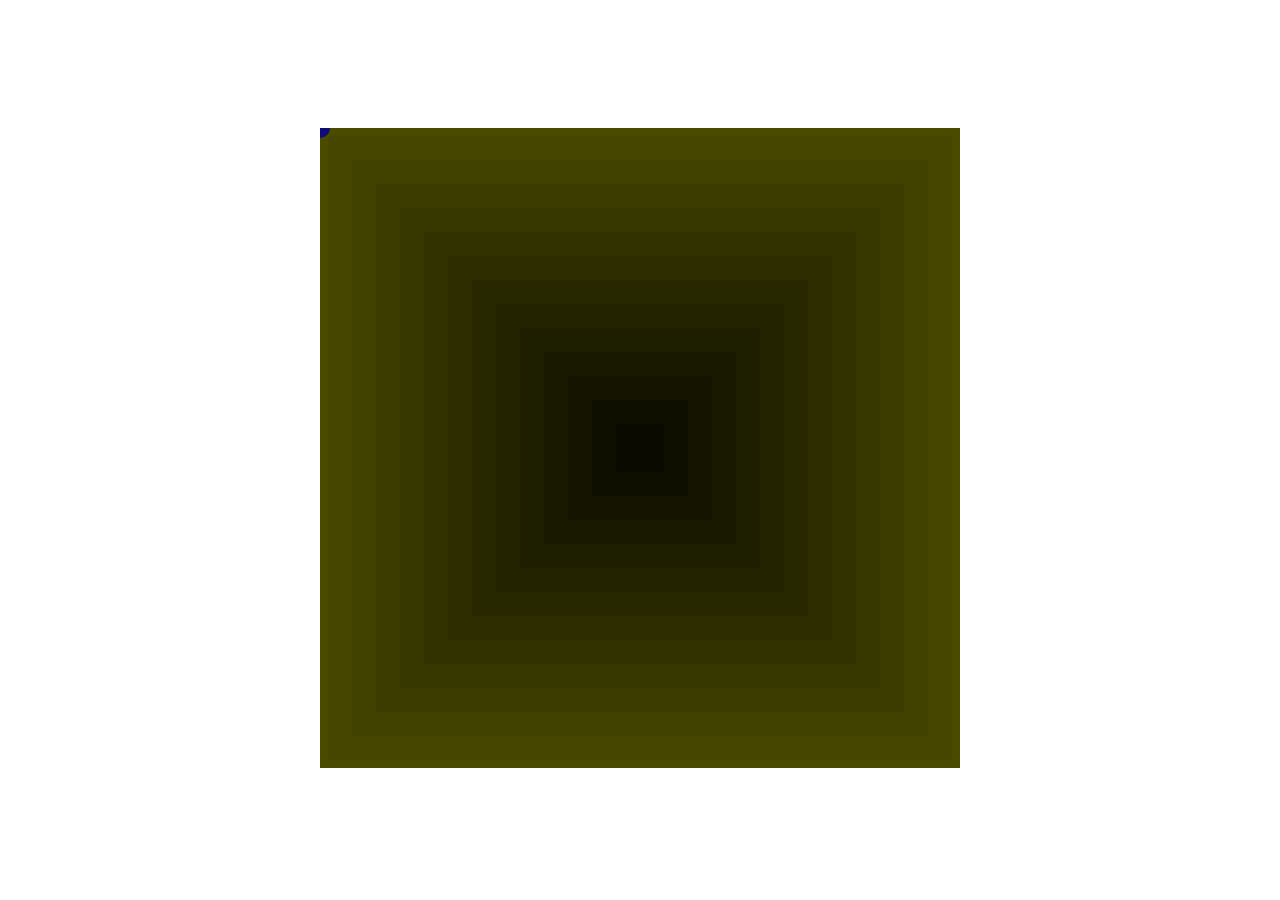
<file: version-control-workflow/index.html>
<!DOCTYPE html>
<html>

<head>
  <meta charset="utf-8">
  <meta name="viewport" width=device-width, initial-scale=1.0, maximum-scale=1.0, user-scalable=0>

  <title>I HAVE NO TITLE :( Please deduct a grade from me.</title>

  <!-- CSS stylesheet(s) -->
  <link rel="stylesheet" type="text/css" href="css/style.css" />

  <!-- Library script(s) -->

  <!-- p5.min.js is the main p5 library -->
  <script src="js/libraries/p5.min.js"></script>
  <!-- p5.sound.min.js allows us to use sound -->
  <script src="js/libraries/p5.sound.min.js"></script>

  <!-- My script(s) -->
  <script src="js/script.js"></script>
</head>

<body>
  <!-- HTML would go here if needed. -->
</body>

</html>
</file>
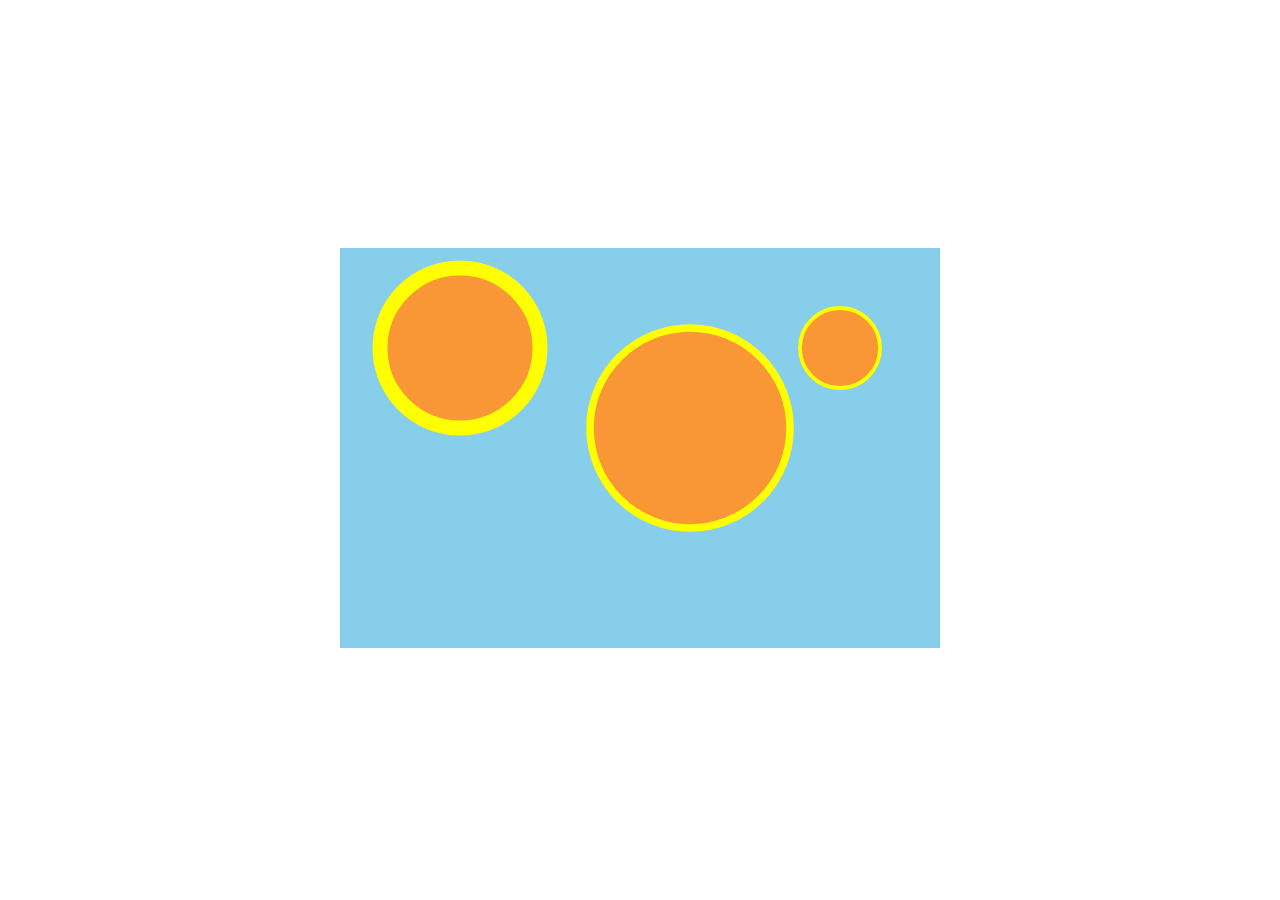
<file: exemples/trisolaris-returns/index.html>
<!DOCTYPE html>
<html>

<head>
  <meta charset="utf-8">
  <meta name="viewport" width=device-width, initial-scale=1.0, maximum-scale=1.0, user-scalable=0>

  <title>Trisolaris Returns (get it?)</title>

  <!-- CSS stylesheet(s) -->
  <link rel="stylesheet" type="text/css" href="css/style.css" />

  <!-- Library script(s) -->

  <!-- p5.min.js is the main p5 library -->
  <script src="js/libraries/p5.min.js"></script>
  <!-- p5.sound.min.js allows us to use sound -->
  <script src="js/libraries/p5.sound.min.js"></script>

  <!-- My script(s) -->
  <script src="js/script.js"></script>
</head>

<body>
  <!-- HTML would go here if needed. -->
</body>

</html>
</file>
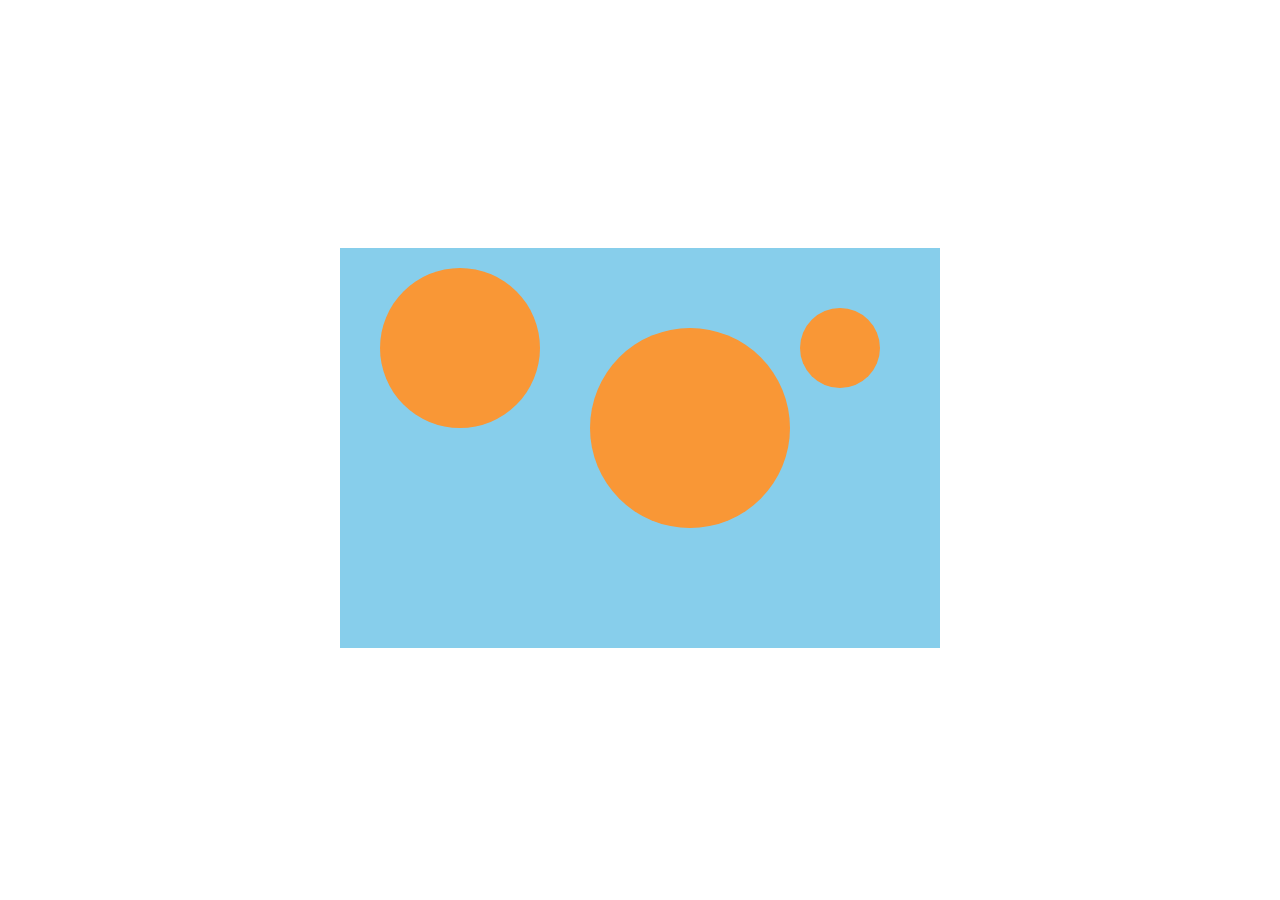
<file: exemples/trisolaris/index.html>
<!DOCTYPE html>
<html>

<head>
  <meta charset="utf-8">
  <meta name="viewport" width=device-width, initial-scale=1.0, maximum-scale=1.0, user-scalable=0>

  <title>Trisolaris</title>

  <!-- CSS stylesheet(s) -->
  <link rel="stylesheet" type="text/css" href="css/style.css" />

  <!-- Library script(s) -->

  <!-- p5.min.js is the main p5 library -->
  <script src="js/libraries/p5.min.js"></script>
  <!-- p5.sound.min.js allows us to use sound -->
  <script src="js/libraries/p5.sound.min.js"></script>

  <!-- My script(s) -->
  <script src="js/script.js"></script>
</head>

<body>
  <!-- HTML would go here if needed. -->
</body>

</html>
</file>
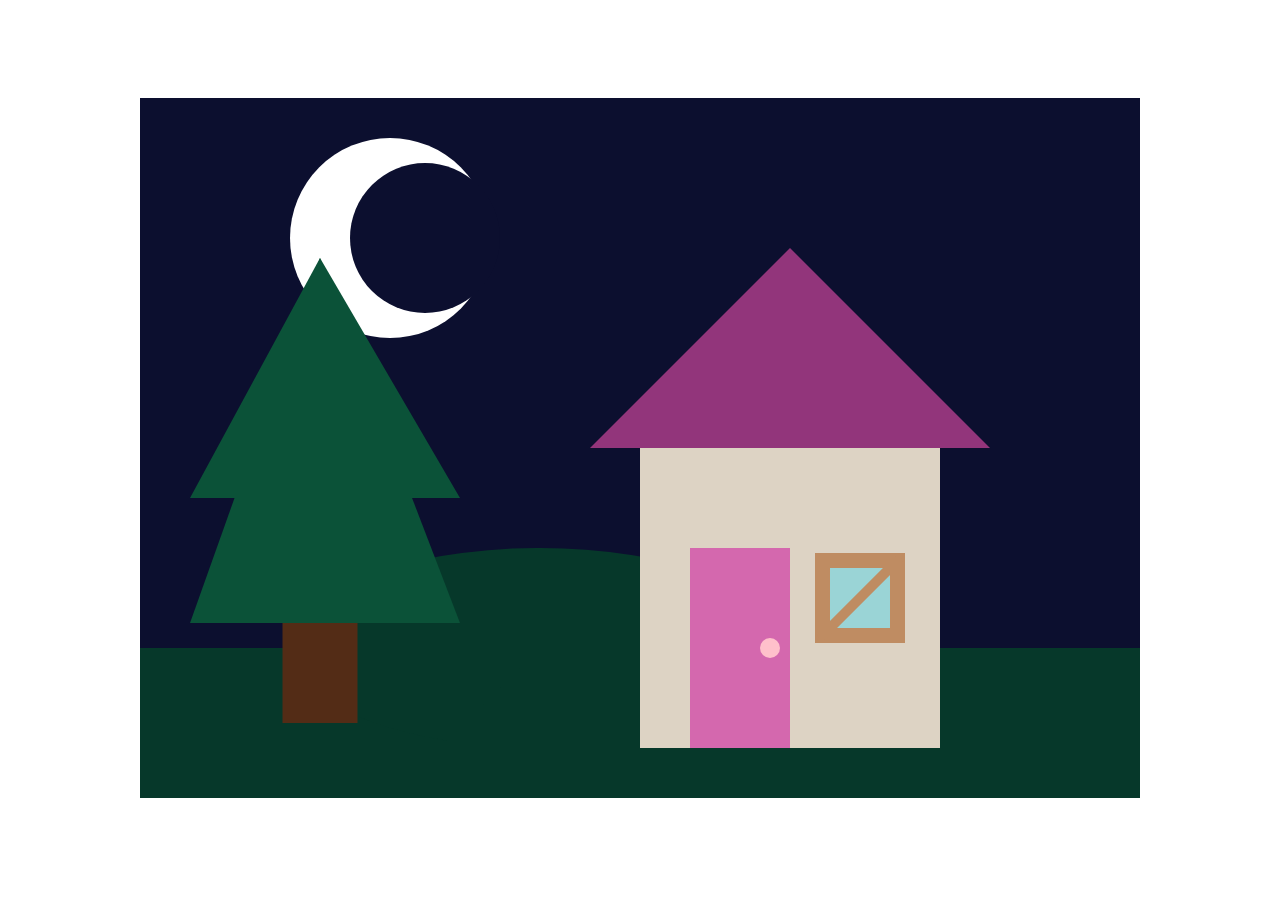
<file: topics/instructions-challenge/index.html>
<!DOCTYPE html>
<html>

<head>
  <meta charset="utf-8">
  <meta name="viewport" width=device-width, initial-scale=1.0, maximum-scale=1.0, user-scalable=0>

  <title>Landscape</title>

  <!-- CSS stylesheet(s) -->
  <link rel="stylesheet" type="text/css" href="css/style.css" />

  <!-- Library script(s) -->

  <!-- p5.min.js is the main p5 library -->
  <script src="js/libraries/p5.min.js"></script>
  <!-- p5.sound.min.js allows us to use sound -->
  <script src="js/libraries/p5.sound.min.js"></script>

  <!-- My script(s) -->
  <script src="js/script.js"></script>
</head>

<body>
  <!-- HTML would go here if needed. -->
</body>

</html>
</file>
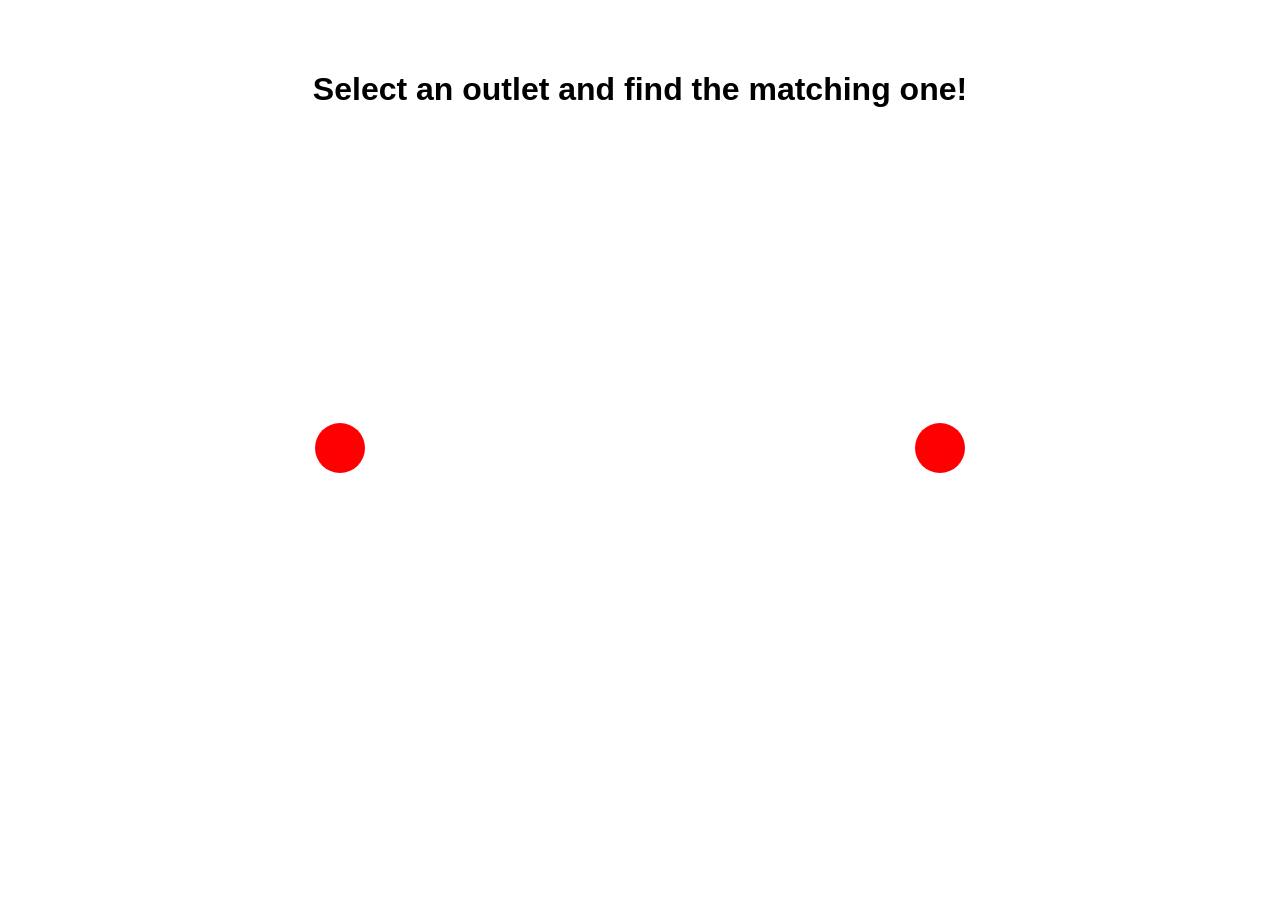
<file: prototypes/arrays/fix-wiring-2/index.html>
<!DOCTYPE html>
<html>

<head>
  <meta charset="utf-8">
  <meta name="viewport" width=device-width, initial-scale=1.0, maximum-scale=1.0, user-scalable=0>

  <title>Fix the wiring II</title>

  <!-- CSS stylesheet(s) -->
  <link rel="stylesheet" type="text/css" href="css/style.css" />

  <!-- Library script(s) -->

  <!-- p5.min.js is the main p5 library -->
  <script src="js/libraries/p5.js"></script>
  <!-- p5.sound.min.js allows us to use sound -->
  <script src="js/libraries/p5.sound.min.js"></script>

  <!-- My script(s) -->
  <script src="js/script.js"></script>
</head>

<body>
  <!-- HTML would go here if needed. -->
   <div class="box">
    <h1>Select an outlet and find the matching one!</h1>
   </div>
</body>

</html>
</file>
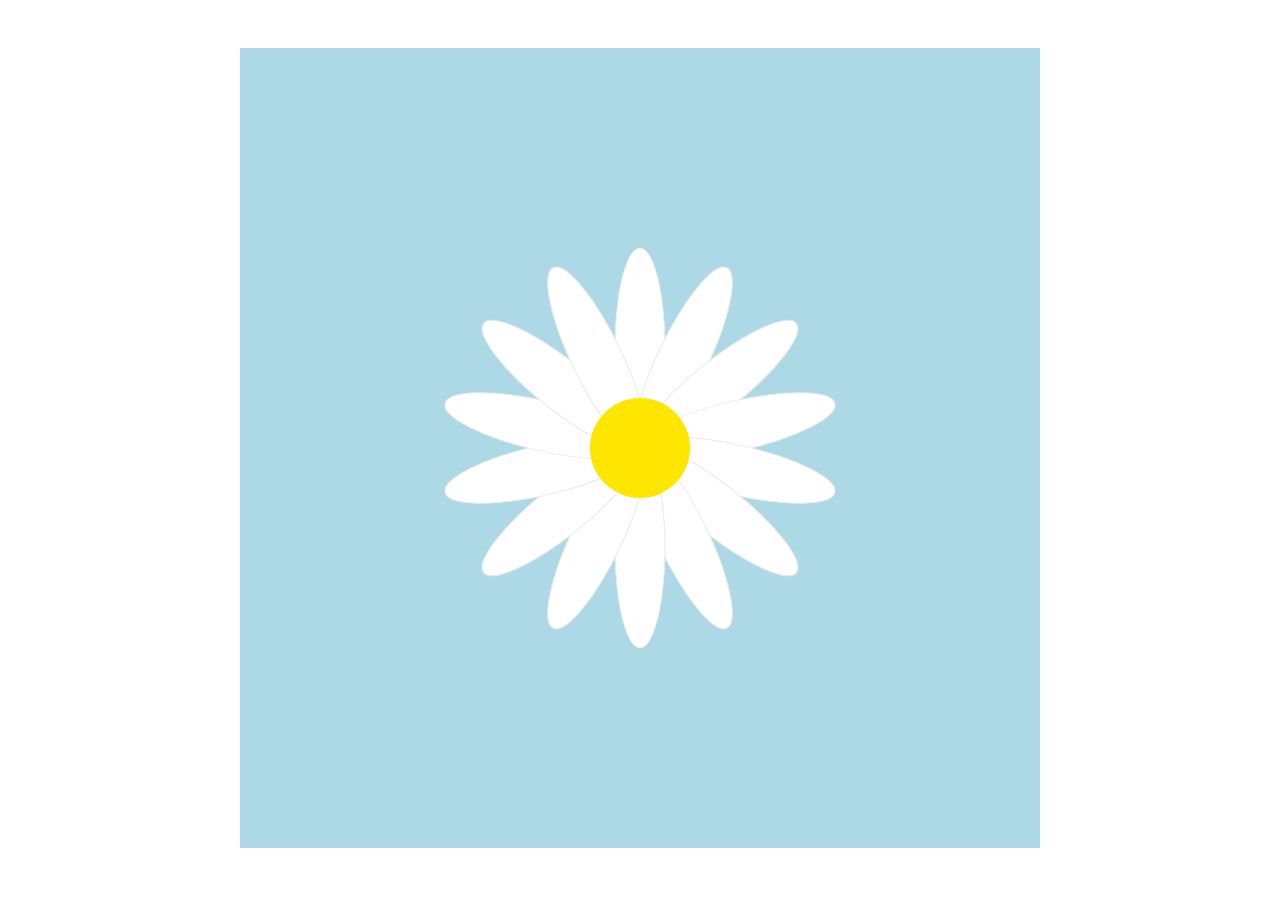
<file: prototypes/arrays/flowerOfLove/index.html>
<!DOCTYPE html>
<html>

<head>
  <meta charset="utf-8">
  <meta name="viewport" width=device-width, initial-scale=1.0, maximum-scale=1.0, user-scalable=0>

  <title>Flower Of Love</title>

  <!-- CSS stylesheet(s) -->
  <link rel="stylesheet" type="text/css" href="css/style.css" />

  <!-- Library script(s) -->

  <!-- p5.min.js is the main p5 library -->
  <script src="js/libraries/p5.js"></script>
  <!-- p5.sound.min.js allows us to use sound -->
  <script src="js/libraries/p5.sound.min.js"></script>

  <!-- My script(s) -->
  <script src="js/script.js"></script>
</head>

<body>
  <!-- HTML would go here if needed. -->
</body>

</html>
</file>
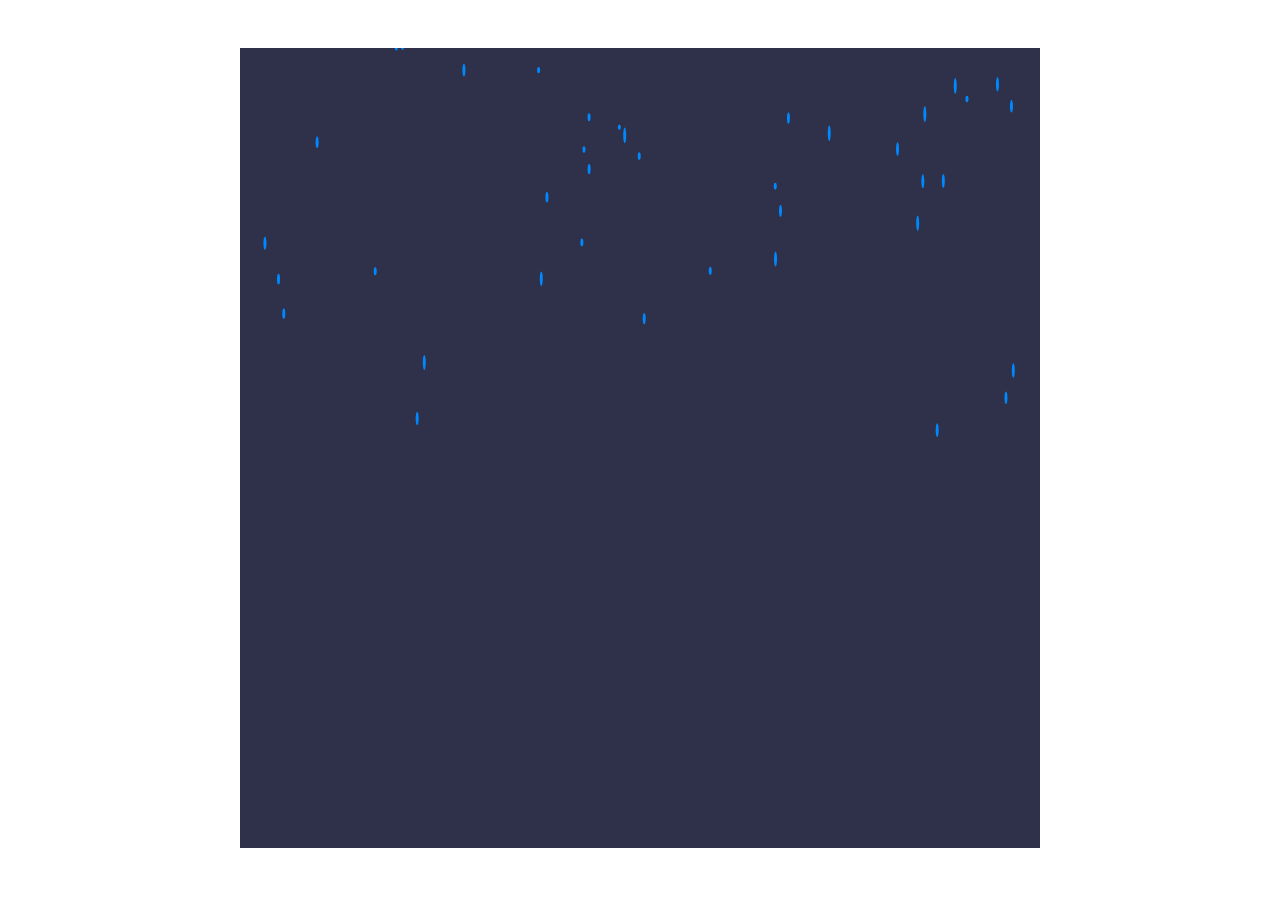
<file: prototypes/arrays/rainyDay/index.html>
<!DOCTYPE html>
<html>

<head>
  <meta charset="utf-8">
  <meta name="viewport" width=device-width, initial-scale=1.0, maximum-scale=1.0, user-scalable=0>

  <title>Rainy Day</title>

  <!-- CSS stylesheet(s) -->
  <link rel="stylesheet" type="text/css" href="css/style.css" />

  <!-- Library script(s) -->

  <!-- p5.min.js is the main p5 library -->
  <script src="js/libraries/p5.js"></script>
  <!-- p5.sound.min.js allows us to use sound -->
  <script src="js/libraries/p5.sound.min.js"></script>

  <!-- My script(s) -->
  <script src="js/script.js"></script>
</head>

<body>
  <!-- HTML would go here if needed. -->
</body>

</html>
</file>
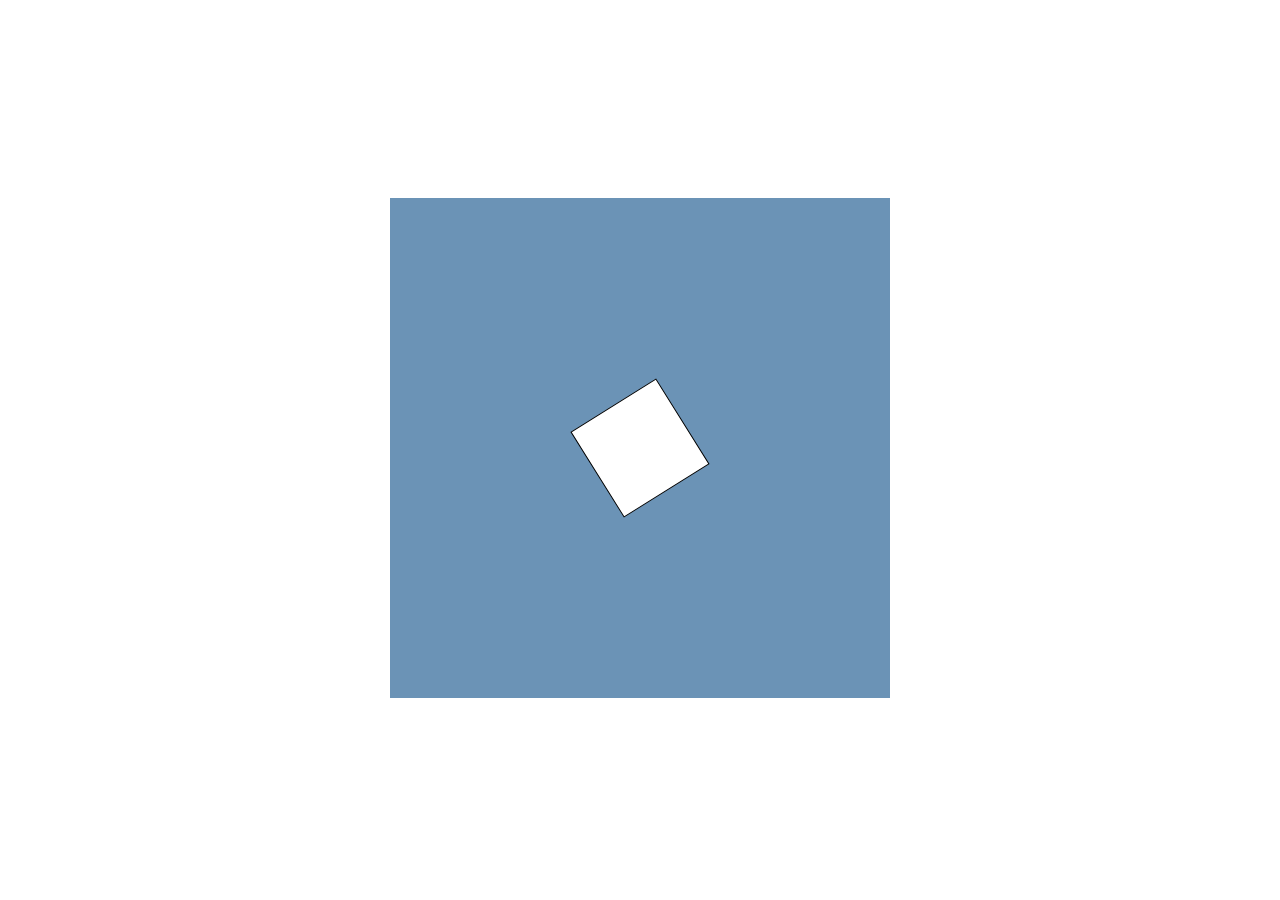
<file: prototypes/conditionals/square-wheel/index.html>
<!DOCTYPE html>
<html>

<head>
  <meta charset="utf-8">
  <meta name="viewport" width=device-width, initial-scale=1.0, maximum-scale=1.0, user-scalable=0>

  <title>Square Wheel</title>

  <!-- CSS stylesheet(s) -->
  <link rel="stylesheet" type="text/css" href="css/style.css" />

  <!-- Library script(s) -->

  <!-- p5.min.js is the main p5 library -->
  <script src="js/libraries/p5.min.js"></script>
  <!-- p5.sound.min.js allows us to use sound -->
  <script src="js/libraries/p5.sound.min.js"></script>

  <!-- My script(s) -->
  <script src="js/script.js"></script>
</head>

<body>
  <!-- HTML would go here if needed. -->
</body>

</html>
</file>
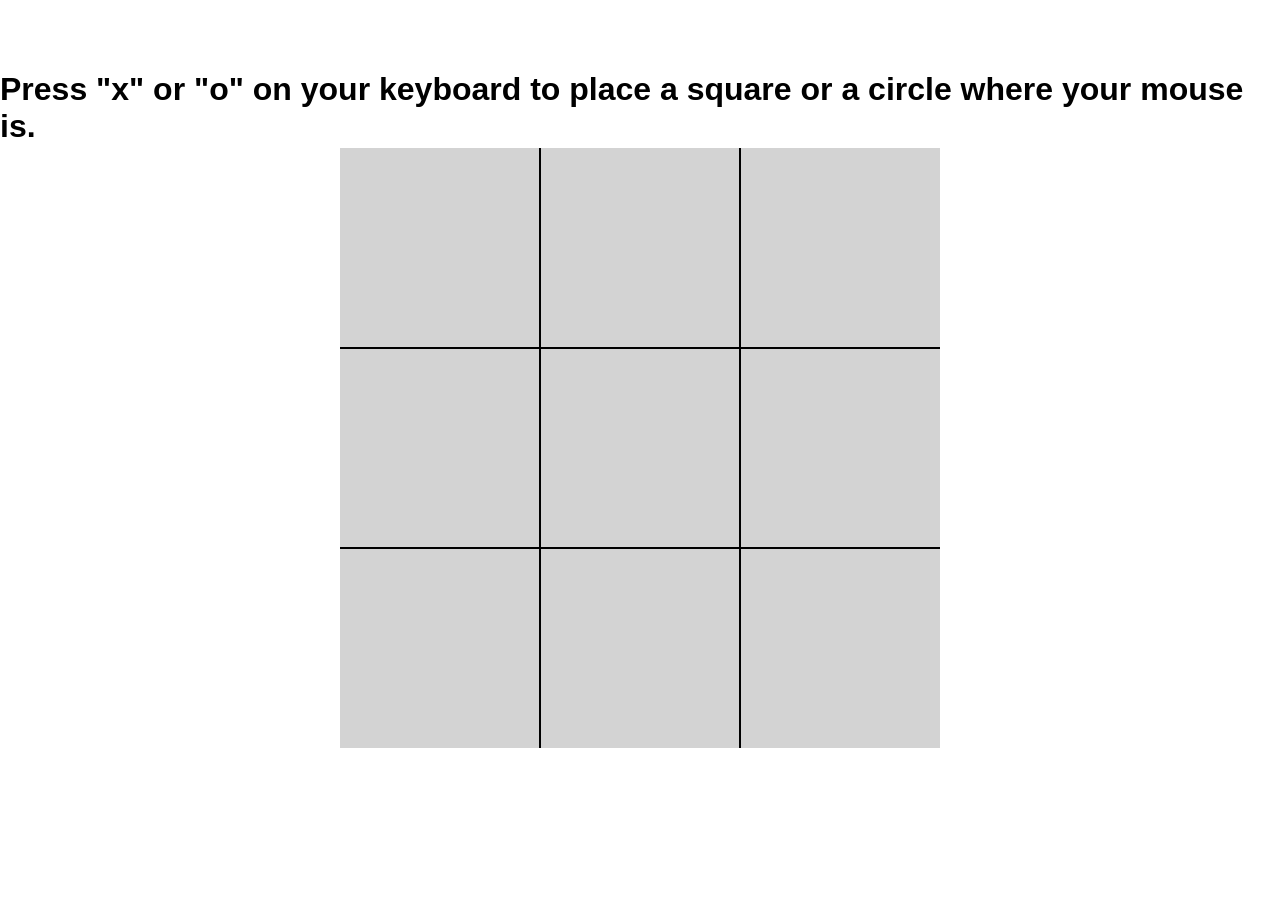
<file: prototypes/events/boring-tictactoe/index.html>
<!doctype html>
<html>
  <head>
    <meta charset="utf-8" />
    <meta
      name="viewport"
      width="device-width,"
      initial-scale="1.0,"
      maximum-scale="1.0,"
      user-scalable="0"
    />

    <title>Boring Tic Tac Toe</title>

    <!-- CSS stylesheet(s) -->
    <link rel="stylesheet" type="text/css" href="css/style.css" />

    <!-- Library script(s) -->

    <!-- p5.min.js is the main p5 library -->
    <script src="js/libraries/p5.js"></script>
    <!-- p5.sound.min.js allows us to use sound -->
    <script src="js/libraries/p5.sound.min.js"></script>

    <!-- My script(s) -->
    <script src="js/script.js"></script>
  </head>

  <body>
    <!-- HTML would go here if needed. -->
    <div class="box">
      <h1>
        Press "x" or "o" on your keyboard to place a square or a circle where
        your mouse is.
      </h1>
    </div>
  </body>
</html>
</file>
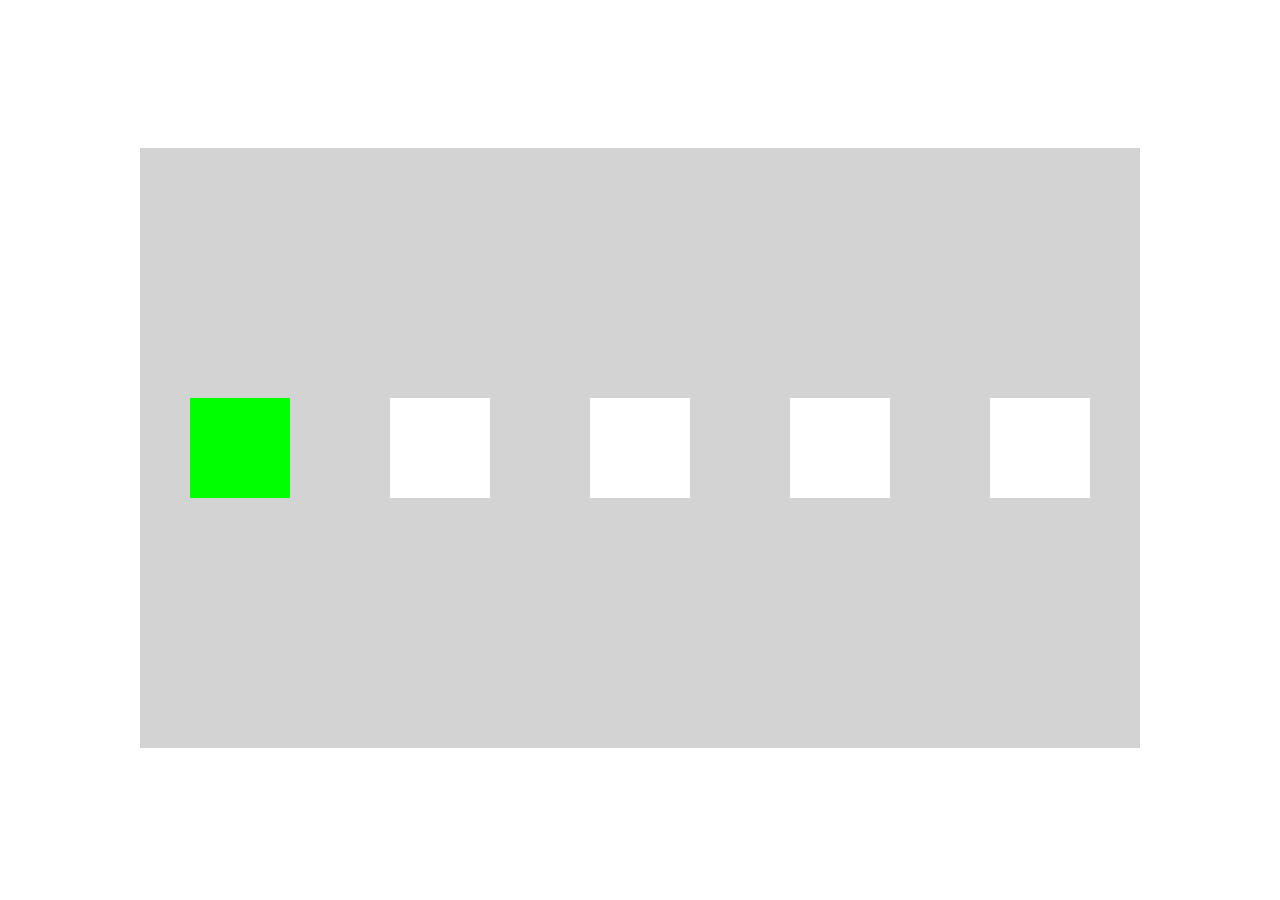
<file: prototypes/events/strange-clock/index.html>
<!DOCTYPE html>
<html>

<head>
  <meta charset="utf-8">
  <meta name="viewport" width=device-width, initial-scale=1.0, maximum-scale=1.0, user-scalable=0>

  <title>Strange Clock</title>

  <!-- CSS stylesheet(s) -->
  <link rel="stylesheet" type="text/css" href="css/style.css" />

  <!-- Library script(s) -->

  <!-- p5.min.js is the main p5 library -->
  <script src="js/libraries/p5.js"></script>
  <!-- p5.sound.min.js allows us to use sound -->
  <script src="js/libraries/p5.sound.min.js"></script>

  <!-- My script(s) -->
  <script src="js/script.js"></script>
</head>

<body>
  <!-- HTML would go here if needed. -->
</body>

</html>
</file>
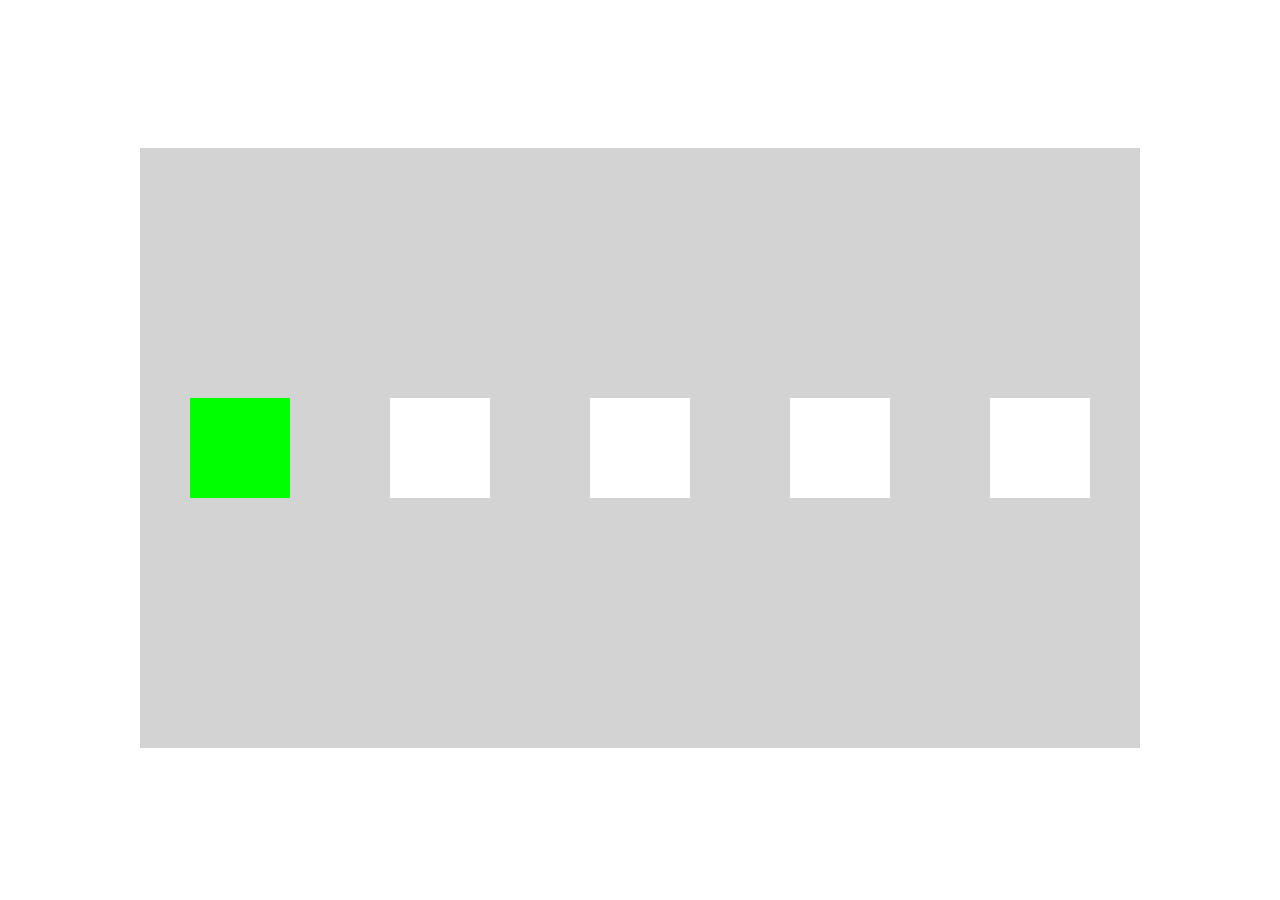
<file: prototypes/events/strange-timer/index.html>
<!DOCTYPE html>
<html>

<head>
  <meta charset="utf-8">
  <meta name="viewport" width=device-width, initial-scale=1.0, maximum-scale=1.0, user-scalable=0>

  <title>I HAVE NO TITLE :( Please deduct a grade from me.</title>

  <!-- CSS stylesheet(s) -->
  <link rel="stylesheet" type="text/css" href="css/style.css" />

  <!-- Library script(s) -->

  <!-- p5.min.js is the main p5 library -->
  <script src="js/libraries/p5.js"></script>
  <!-- p5.sound.min.js allows us to use sound -->
  <script src="js/libraries/p5.sound.min.js"></script>

  <!-- My script(s) -->
  <script src="js/script.js"></script>
</head>

<body>
  <!-- HTML would go here if needed. -->
</body>

</html>
</file>
<file: version-control-workflow/css/style.css>
/*********************************************

Here is a description of any special CSS used.
In this case it's just padding and margin to 0
and then centring the canvas (and anything else)
using the CSS Grid.

Also hides overflow.

**********************************************/

body {
  padding: 0;
  margin: 0;
  display: grid; /* Set up the grid and justify/align to center */
  justify-content: center;
  align-content: center;
  height: 100vh; /* Body is the height of the viewport */
  overflow: hidden; /* Hide anything that goes off the window size */
}
</file>
<file: exemples/trisolaris-returns/css/style.css>
/*********************************************

Here is a description of any special CSS used.
In this case it's just padding and margin to 0
and then centring the canvas (and anything else)
using the CSS Grid.

Also hides overflow.

**********************************************/

body {
  padding: 0;
  margin: 0;
  display: grid; /* Set up the grid and justify/align to center */
  justify-content: center;
  align-content: center;
  height: 100vh; /* Body is the height of the viewport */
  overflow: hidden; /* Hide anything that goes off the window size */
}
</file>
<file: exemples/trisolaris/css/style.css>
/*********************************************

Here is a description of any special CSS used.
In this case it's just padding and margin to 0
and then centring the canvas (and anything else)
using the CSS Grid.

Also hides overflow.

**********************************************/

body {
  padding: 0;
  margin: 0;
  display: grid; /* Set up the grid and justify/align to center */
  justify-content: center;
  align-content: center;
  height: 100vh; /* Body is the height of the viewport */
  overflow: hidden; /* Hide anything that goes off the window size */
}
</file>
<file: topics/instructions-challenge/css/style.css>
/*********************************************

Here is a description of any special CSS used.
In this case it's just padding and margin to 0
and then centring the canvas (and anything else)
using the CSS Grid.

Also hides overflow.

**********************************************/

body {
  padding: 0;
  margin: 0;
  display: grid; /* Set up the grid and justify/align to center */
  justify-content: center;
  align-content: center;
  height: 100vh; /* Body is the height of the viewport */
  overflow: hidden; /* Hide anything that goes off the window size */
}
</file>
<file: prototypes/arrays/fix-wiring-2/css/style.css>
/*********************************************

Here is a description of any special CSS used.
In this case it's just padding and margin to 0
and then centring the canvas (and anything else)
using the CSS Grid.

Also hides overflow.

**********************************************/

body {
  padding: 0;
  margin: 0;
  display: grid; /* Set up the grid and justify/align to center */
  justify-content: center;
  align-content: center;
  height: 100vh; /* Body is the height of the viewport */
  overflow: hidden; /* Hide anything that goes off the window size */
}


.box {
  width: 100%;
  height: auto;
  display: flex;
  justify-content: center;
  align-items: center;
  position: absolute;
  margin-top: 50px;
}

h1 {
  font-family: 'Franklin Gothic Medium', 'Arial Narrow', Arial, sans-serif;
}
</file>
<file: prototypes/arrays/flowerOfLove/css/style.css>
/*********************************************

Here is a description of any special CSS used.
In this case it's just padding and margin to 0
and then centring the canvas (and anything else)
using the CSS Grid.

Also hides overflow.

**********************************************/

body {
  padding: 0;
  margin: 0;
  display: grid; /* Set up the grid and justify/align to center */
  justify-content: center;
  align-content: center;
  height: 100vh; /* Body is the height of the viewport */
  overflow: hidden; /* Hide anything that goes off the window size */
}
</file>
<file: prototypes/arrays/rainyDay/css/style.css>
/*********************************************

Here is a description of any special CSS used.
In this case it's just padding and margin to 0
and then centring the canvas (and anything else)
using the CSS Grid.

Also hides overflow.

**********************************************/

body {
  padding: 0;
  margin: 0;
  display: grid; /* Set up the grid and justify/align to center */
  justify-content: center;
  align-content: center;
  height: 100vh; /* Body is the height of the viewport */
  overflow: hidden; /* Hide anything that goes off the window size */
}
</file>
<file: prototypes/conditionals/square-wheel/css/style.css>
/*********************************************

Here is a description of any special CSS used.
In this case it's just padding and margin to 0
and then centring the canvas (and anything else)
using the CSS Grid.

Also hides overflow.

**********************************************/

body {
  padding: 0;
  margin: 0;
  display: grid; /* Set up the grid and justify/align to center */
  justify-content: center;
  align-content: center;
  height: 100vh; /* Body is the height of the viewport */
  overflow: hidden; /* Hide anything that goes off the window size */
}
</file>
<file: prototypes/events/boring-tictactoe/css/style.css>
/*********************************************

Here is a description of any special CSS used.
In this case it's just padding and margin to 0
and then centring the canvas (and anything else)
using the CSS Grid.

Also hides overflow.

**********************************************/

body {
  padding: 0;
  margin: 0;
  display: grid; /* Set up the grid and justify/align to center */
  justify-content: center;
  align-content: center;
  height: 100vh; /* Body is the height of the viewport */
  overflow: hidden; /* Hide anything that goes off the window size */
}

.box {
  width: 100%;
  height: auto;
  display: flex;
  justify-content: center;
  align-items: center;
  position: absolute;
  margin-top: 50px;
}

h1 {
  font-family: 'Franklin Gothic Medium', 'Arial Narrow', Arial, sans-serif;
}
</file>
<file: prototypes/events/strange-clock/css/style.css>
/*********************************************

Here is a description of any special CSS used.
In this case it's just padding and margin to 0
and then centring the canvas (and anything else)
using the CSS Grid.

Also hides overflow.

**********************************************/

body {
  padding: 0;
  margin: 0;
  display: grid; /* Set up the grid and justify/align to center */
  justify-content: center;
  align-content: center;
  height: 100vh; /* Body is the height of the viewport */
  overflow: hidden; /* Hide anything that goes off the window size */
}
</file>
<file: prototypes/events/strange-timer/css/style.css>
/*********************************************

Here is a description of any special CSS used.
In this case it's just padding and margin to 0
and then centring the canvas (and anything else)
using the CSS Grid.

Also hides overflow.

**********************************************/

body {
  padding: 0;
  margin: 0;
  display: grid; /* Set up the grid and justify/align to center */
  justify-content: center;
  align-content: center;
  height: 100vh; /* Body is the height of the viewport */
  overflow: hidden; /* Hide anything that goes off the window size */
}
</file>
